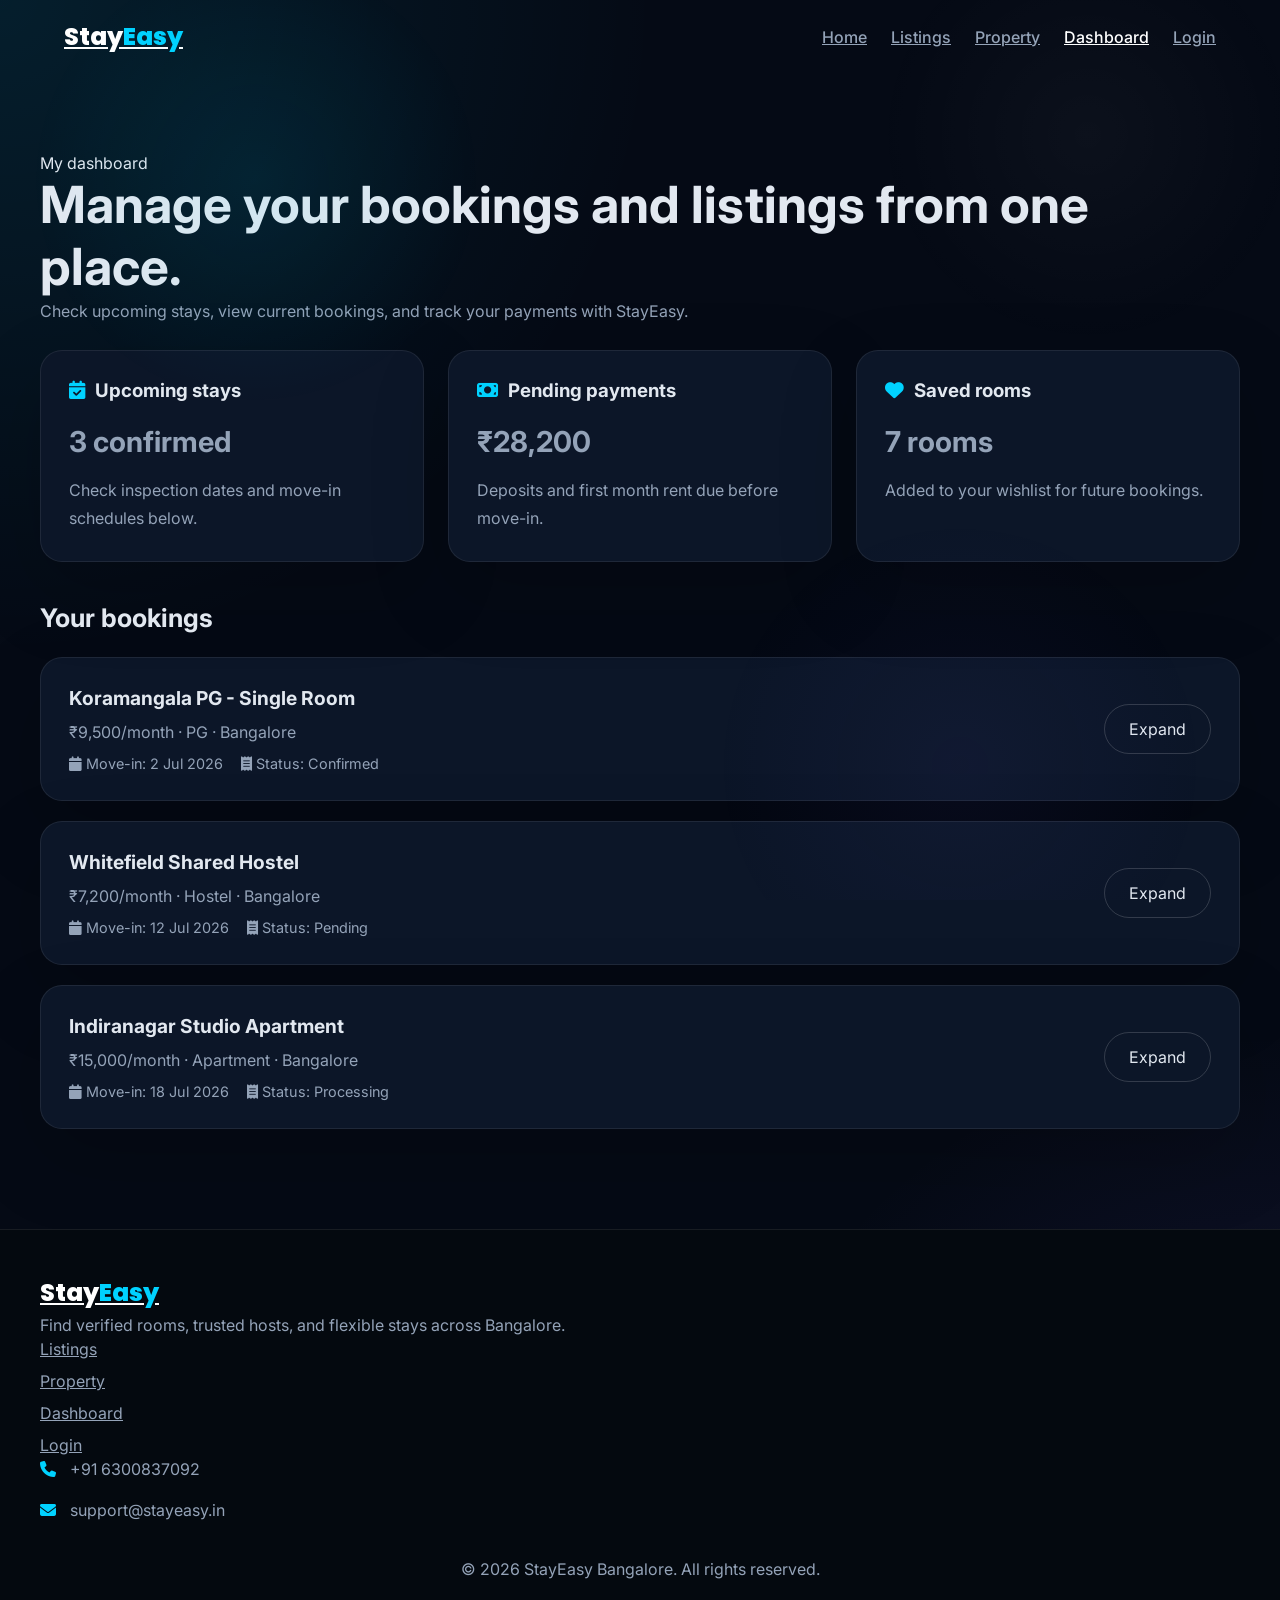
<file: dashboard.html>
<!DOCTYPE html>
<html lang="en">
<head>
    <meta charset="UTF-8">
    <meta name="viewport" content="width=device-width, initial-scale=1.0">
    <title>StayEasy Bangalore | Dashboard</title>
    <meta name="description" content="Access your StayEasy dashboard to manage bookings, review stays, and monitor upcoming move-ins.">
    <link rel="preconnect" href="https://fonts.googleapis.com">
    <link rel="preconnect" href="https://fonts.gstatic.com" crossorigin>
    <link href="https://fonts.googleapis.com/css2?family=Inter:wght@300;400;500;600;700&family=Poppins:wght@500;600;700;800&display=swap" rel="stylesheet">
    <link rel="stylesheet" href="https://cdnjs.cloudflare.com/ajax/libs/font-awesome/6.5.1/css/all.min.css" integrity="sha512-..." crossorigin="anonymous" referrerpolicy="no-referrer" />
    <link rel="stylesheet" href="css/style.css">
</head>
<body data-page="dashboard">
    <header class="navbar">
        <div class="nav-container">
            <a href="index.html" class="logo">Stay<span>Easy</span></a>
            <nav class="nav-links">
                <a href="index.html">Home</a>
                <a href="listings.html">Listings</a>
                <a href="property.html">Property</a>
                <a href="dashboard.html" class="active">Dashboard</a>
                <a href="login.html">Login</a>
            </nav>
            <button id="mobile-toggle" class="hamburger" aria-label="Toggle navigation">
                <span class="bar"></span>
                <span class="bar"></span>
                <span class="bar"></span>
            </button>
        </div>
    </header>

    <div class="mobile-menu">
        <a href="index.html">Home</a>
        <a href="listings.html">Listings</a>
        <a href="property.html">Property</a>
        <a href="dashboard.html">Dashboard</a>
        <a href="login.html">Login</a>
    </div>

    <main>
        <section class="section">
            <div class="container">
                <div class="page-header reveal">
                    <span class="eyebrow">My dashboard</span>
                    <h1>Manage your bookings and listings from one place.</h1>
                    <p>Check upcoming stays, view current bookings, and track your payments with StayEasy.</p>
                </div>

                <div class="dashboard-grid reveal">
                    <article class="summary-card solid-card">
                        <h3><i class="fa-solid fa-calendar-check"></i> Upcoming stays</h3>
                        <p class="stat-value">3 confirmed</p>
                        <p>Check inspection dates and move-in schedules below.</p>
                    </article>
                    <article class="summary-card solid-card">
                        <h3><i class="fa-solid fa-money-bill"></i> Pending payments</h3>
                        <p class="stat-value">₹28,200</p>
                        <p>Deposits and first month rent due before move-in.</p>
                    </article>
                    <article class="summary-card solid-card">
                        <h3><i class="fa-solid fa-heart"></i> Saved rooms</h3>
                        <p class="stat-value">7 rooms</p>
                        <p>Added to your wishlist for future bookings.</p>
                    </article>
                </div>

                <div class="bookings-section reveal">
                    <h2 style="margin-bottom: 24px; font-size: 1.6rem;">Your bookings</h2>
                    
                    <div class="booking-card solid-card expandable-card">
                        <div class="booking-header">
                            <div>
                                <h3>Koramangala PG - Single Room</h3>
                                <p style="color: var(--muted); margin-bottom: 8px;">₹9,500/month · PG · Bangalore</p>
                                <div style="display: flex; gap: 18px; font-size: 0.9rem; color: var(--muted);"><span><i class="fa-solid fa-calendar"></i> Move-in: 2 Jul 2026</span><span><i class="fa-solid fa-receipt"></i> Status: Confirmed</span></div>
                            </div>
                            <button class="btn btn-secondary card-toggle">Expand</button>
                        </div>
                        <div class="booking-details" style="display: none; margin-top: 20px; padding-top: 20px; border-top: 1px solid rgba(255,255,255,0.08);"> 
                            <p><strong>Owner:</strong> Rohan Patel (4.9★)</p>
                            <p><strong>Location:</strong> Koramangala, Near HSR Layout</p>
                            <p><strong>Amenities:</strong> Wi-Fi, Laundry, 24/7 Water, Power Backup</p>
                            <p><strong>Payment:</strong> ₹9,500 (Rent) + ₹9,500 (Deposit) = ₹19,000 total</p>
                            <p><strong>Inspection:</strong> 1 Jul 2026, 10:00 AM</p>
                            <button class="btn btn-primary" style="margin-top: 14px;">Confirm booking</button>
                        </div>
                    </div>

                    <div class="booking-card solid-card expandable-card">
                        <div class="booking-header">
                            <div>
                                <h3>Whitefield Shared Hostel</h3>
                                <p style="color: var(--muted); margin-bottom: 8px;">₹7,200/month · Hostel · Bangalore</p>
                                <div style="display: flex; gap: 18px; font-size: 0.9rem; color: var(--muted);"><span><i class="fa-solid fa-calendar"></i> Move-in: 12 Jul 2026</span><span><i class="fa-solid fa-receipt"></i> Status: Pending</span></div>
                            </div>
                            <button class="btn btn-secondary card-toggle">Expand</button>
                        </div>
                        <div class="booking-details" style="display: none; margin-top: 20px; padding-top: 20px; border-top: 1px solid rgba(255,255,255,0.08);"> 
                            <p><strong>Owner:</strong> Nisha Verma (4.8★)</p>
                            <p><strong>Location:</strong> Whitefield, Tech Park Area</p>
                            <p><strong>Amenities:</strong> Meals (3x), Wi-Fi, Housekeeping, Common Lounge</p>
                            <p><strong>Payment:</strong> ₹7,200 (Rent) + ₹3,600 (Deposit) = ₹10,800 total</p>
                            <p><strong>Inspection:</strong> 10 Jul 2026, 3:00 PM</p>
                            <button class="btn btn-primary" style="margin-top: 14px;">Pay deposit</button>
                        </div>
                    </div>

                    <div class="booking-card solid-card expandable-card">
                        <div class="booking-header">
                            <div>
                                <h3>Indiranagar Studio Apartment</h3>
                                <p style="color: var(--muted); margin-bottom: 8px;">₹15,000/month · Apartment · Bangalore</p>
                                <div style="display: flex; gap: 18px; font-size: 0.9rem; color: var(--muted);"><span><i class="fa-solid fa-calendar"></i> Move-in: 18 Jul 2026</span><span><i class="fa-solid fa-receipt"></i> Status: Processing</span></div>
                            </div>
                            <button class="btn btn-secondary card-toggle">Expand</button>
                        </div>
                        <div class="booking-details" style="display: none; margin-top: 20px; padding-top: 20px; border-top: 1px solid rgba(255,255,255,0.08);"> 
                            <p><strong>Owner:</strong> Anjali Rao (4.7★)</p>
                            <p><strong>Location:</strong> Indiranagar, MG Road nearby</p>
                            <p><strong>Amenities:</strong> AC, Kitchenette, Gym, Parking, Premium finishes</p>
                            <p><strong>Payment:</strong> ₹15,000 (Rent) + ₹15,000 (Deposit) = ₹30,000 total</p>
                            <p><strong>Inspection:</strong> 16 Jul 2026, 11:00 AM</p>
                            <button class="btn btn-primary" style="margin-top: 14px;">View property</button>
                        </div>
                    </div>
                </div>
            </div>
        </section>
    </main>

    <footer class="footer">
        <div class="container footer-grid">
            <div>
                <a href="index.html" class="logo footer-logo">Stay<span>Easy</span></a>
                <p>Find verified rooms, trusted hosts, and flexible stays across Bangalore.</p>
            </div>
            <div class="footer-links">
                <a href="listings.html">Listings</a>
                <a href="property.html">Property</a>
                <a href="dashboard.html">Dashboard</a>
                <a href="login.html">Login</a>
            </div>
            <div class="footer-contact">
                <p><i class="fa-solid fa-phone"></i> +91 6300837092</p>
                <p><i class="fa-solid fa-envelope"></i> support@stayeasy.in</p>
            </div>
        </div>
        <div class="footer-bottom">
            <p>&copy; 2026 StayEasy Bangalore. All rights reserved.</p>
        </div>
    </footer>

    <script src="js/main.js"></script>
</body>
</html>
</file>
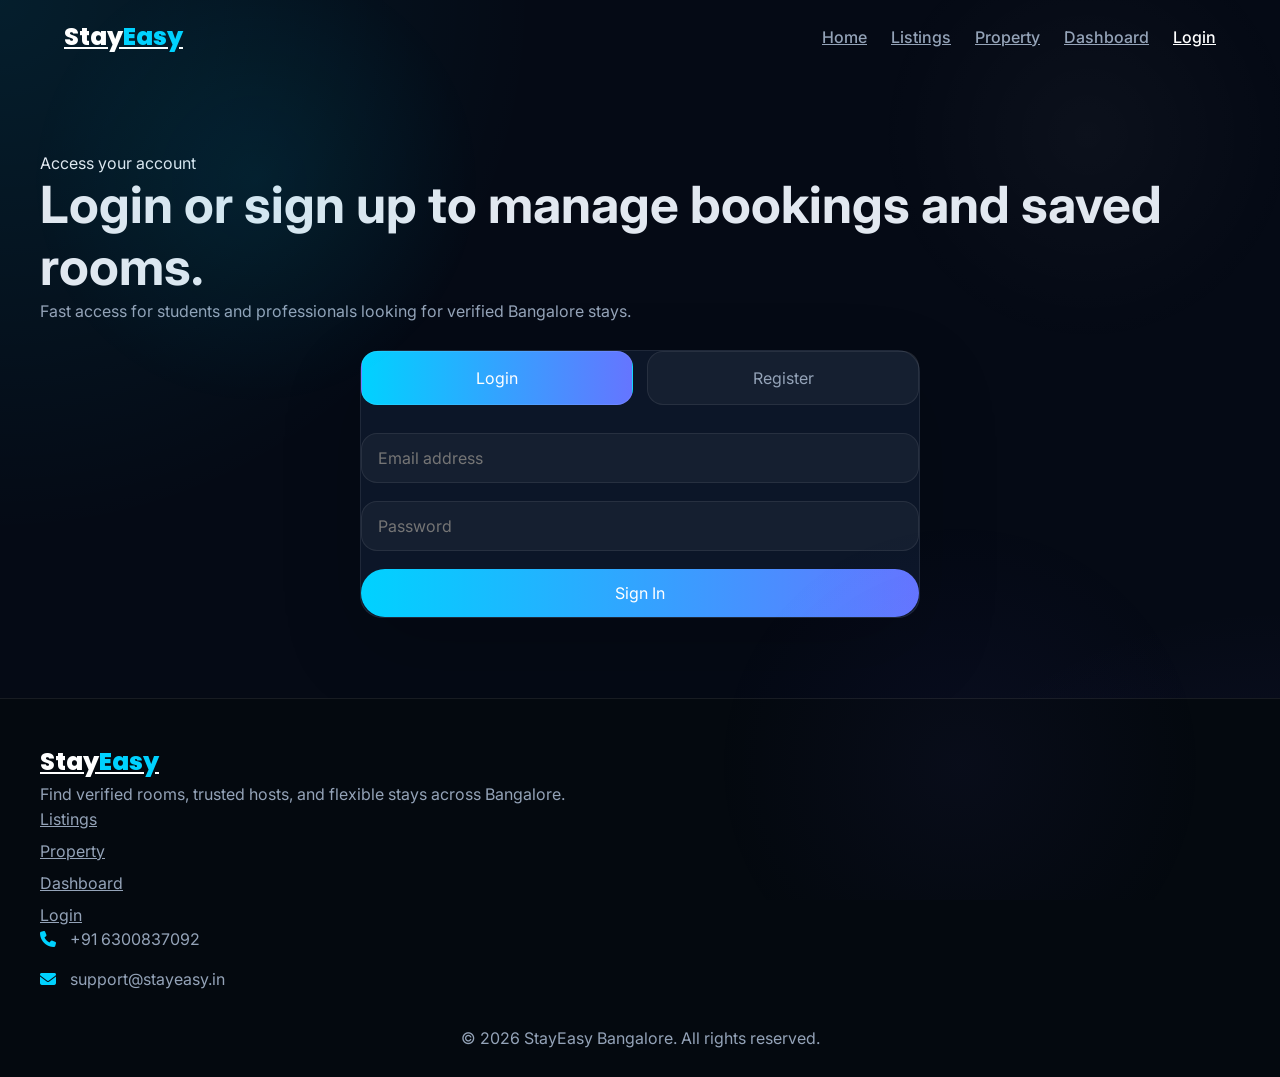
<file: login.html>
<!DOCTYPE html>
<html lang="en">
<head>
    <meta charset="UTF-8">
    <meta name="viewport" content="width=device-width, initial-scale=1.0">
    <title>StayEasy Bangalore | Login</title>
    <meta name="description" content="Login to your StayEasy account or register for a new booking dashboard.">
    <link rel="preconnect" href="https://fonts.googleapis.com">
    <link rel="preconnect" href="https://fonts.gstatic.com" crossorigin>
    <link href="https://fonts.googleapis.com/css2?family=Inter:wght@300;400;500;600;700&family=Poppins:wght@500;600;700;800&display=swap" rel="stylesheet">
    <link rel="stylesheet" href="https://cdnjs.cloudflare.com/ajax/libs/font-awesome/6.5.1/css/all.min.css" integrity="sha512-..." crossorigin="anonymous" referrerpolicy="no-referrer" />
    <link rel="stylesheet" href="css/style.css">
</head>
<body data-page="login">
    <header class="navbar">
        <div class="nav-container">
            <a href="index.html" class="logo">Stay<span>Easy</span></a>
            <nav class="nav-links">
                <a href="index.html">Home</a>
                <a href="listings.html">Listings</a>
                <a href="property.html">Property</a>
                <a href="dashboard.html">Dashboard</a>
                <a href="login.html" class="active">Login</a>
            </nav>
            <button id="mobile-toggle" class="hamburger" aria-label="Toggle navigation">
                <span class="bar"></span>
                <span class="bar"></span>
                <span class="bar"></span>
            </button>
        </div>
    </header>

    <div class="mobile-menu">
        <a href="index.html">Home</a>
        <a href="listings.html">Listings</a>
        <a href="property.html">Property</a>
        <a href="dashboard.html">Dashboard</a>
        <a href="login.html">Login</a>
    </div>

    <main>
        <section class="section">
            <div class="container">
                <div class="page-header reveal">
                    <span class="eyebrow">Access your account</span>
                    <h1>Login or sign up to manage bookings and saved rooms.</h1>
                    <p>Fast access for students and professionals looking for verified Bangalore stays.</p>
                </div>
                <div class="auth-panel solid-card reveal">
                    <div class="auth-tabs">
                        <button id="loginTab" class="active">Login</button>
                        <button id="registerTab">Register</button>
                    </div>
                    <form id="loginForm" class="auth-form">
                        <input type="email" placeholder="Email address" required>
                        <input type="password" placeholder="Password" required>
                        <button type="submit" class="btn btn-primary">Sign In</button>
                    </form>
                    <form id="registerForm" class="auth-form" style="display:none;">
                        <input type="text" placeholder="Full name" required>
                        <input type="email" placeholder="Email address" required>
                        <input type="password" placeholder="Create password" required>
                        <button type="submit" class="btn btn-primary">Create account</button>
                    </form>
                </div>
            </div>
        </section>
    </main>

    <footer class="footer">
        <div class="container footer-grid">
            <div>
                <a href="index.html" class="logo footer-logo">Stay<span>Easy</span></a>
                <p>Find verified rooms, trusted hosts, and flexible stays across Bangalore.</p>
            </div>
            <div class="footer-links">
                <a href="listings.html">Listings</a>
                <a href="property.html">Property</a>
                <a href="dashboard.html">Dashboard</a>
                <a href="login.html">Login</a>
            </div>
            <div class="footer-contact">
                <p><i class="fa-solid fa-phone"></i> +91 6300837092</p>
                <p><i class="fa-solid fa-envelope"></i> support@stayeasy.in</p>
            </div>
        </div>
        <div class="footer-bottom">
            <p>&copy; 2026 StayEasy Bangalore. All rights reserved.</p>
        </div>
    </footer>

    <script src="js/main.js"></script>
</body>
</html>
</file>
<file: css/style.css>
﻿/* StayEasy style.css */
:root {
    --bg-color: #050a15;
    --surface: #0c1628;
    --surface-strong: #0f1b31;
    --text: #e2e8f0;
    --muted: #94a3b8;
    --primary: #00d2ff;
    --secondary: #6c5ce7;
    --border: rgba(255,255,255,0.08);
    --shadow: 0 30px 80px rgba(0,0,0,0.18);
    --radius: 22px;
    --transition: all 0.35s ease;
    --font-body: 'Inter', sans-serif;
    --font-heading: 'Poppins', sans-serif;
}

* {
    margin: 0;
    padding: 0;
    box-sizing: border-box;
}

html {
    scroll-behavior: smooth;
}

body {
    font-family: var(--font-body);
    background: radial-gradient(circle at top left, rgba(0,210,255,0.1), transparent 32%),
                radial-gradient(circle at bottom right, rgba(108,92,231,0.15), transparent 28%),
                var(--bg-color);
    color: var(--text);
    min-height: 100%;
    position: relative;
}

body::before {
    content: '';
    position: fixed;
    inset: 0;
    background-image: radial-gradient(circle at 20% 20%, rgba(0,210,255,0.08), transparent 18%),
                      radial-gradient(circle at 85% 15%, rgba(255,255,255,0.03), transparent 16%),
                      radial-gradient(circle at 75% 85%, rgba(108,92,231,0.05), transparent 20%);
    pointer-events: none;
}

a {
    color: inherit;
}

button,
input,
select,
textarea {
    font: inherit;
}

img {
    display: block;
    max-width: 100%;
}

::selection {
    background: rgba(0,210,255,0.24);
}

/* Preloader */
.preloader {
    position: fixed;
    inset: 0;
    background: var(--bg-color);
    z-index: 9999;
    display: grid;
    place-items: center;
}
.preloader.hidden {
    opacity: 0;
    pointer-events: none;
    transition: opacity 0.5s ease;
}
.loader {
    width: 52px;
    height: 52px;
    border: 4px solid rgba(0,210,255,0.25);
    border-radius: 50%;
    border-top-color: var(--primary);
    animation: spin 1s linear infinite;
}
@keyframes spin {
    to { transform: rotate(360deg); }
}

/* Layout */
.container {
    width: min(1200px, calc(100% - 40px));
    margin: 0 auto;
}

button,
a.btn {
    cursor: pointer;
}

.bn {
    border-radius: 999px;
}

.solid-card {
    background: var(--surface);
    border: 1px solid var(--border);
    border-radius: var(--radius);
    box-shadow: var(--shadow);
}

.section {
    padding: 80px 0;
}

.section-light {
    background: #071020;
}

.section-heading {
    margin-bottom: 42px;
}

.section-heading .eyebrow {
    display: inline-flex;
    text-transform: uppercase;
    letter-spacing: 1.4px;
    font-size: 0.8rem;
    color: var(--primary);
    margin-bottom: 16px;
}

.section-heading h2 {
    font-family: var(--font-heading);
    font-size: clamp(2rem, 3vw, 3.2rem);
    line-height: 1.05;
    max-width: 760px;
}

p {
    line-height: 1.8;
    color: var(--muted);
}

.btn {
    border: none;
    display: inline-flex;
    align-items: center;
    justify-content: center;
    gap: 10px;
    padding: 14px 24px;
    border-radius: 999px;
    background: rgba(255,255,255,0.08);
    color: var(--text);
    transition: var(--transition);
    text-decoration: none;
}

.btn-primary {
    background: linear-gradient(90deg, var(--primary), #6575ff);
    color: #fff;
}

.btn-secondary {
    background: transparent;
    border: 1px solid rgba(255,255,255,0.16);
}

.btn:hover {
    transform: translateY(-2px);
}

.hero {
    min-height: 100vh;
    display: grid;
    grid-template-columns: 1.2fr 0.8fr;
    align-items: center;
    gap: 40px;
    padding: 120px 0 80px;
}

.hero-copy {
    max-width: 640px;
}

.hero-copy h1 {
    font-family: var(--font-heading);
    font-size: clamp(3rem, 5vw, 4.2rem);
    line-height: 1.02;
    margin-bottom: 24px;
}

.hero-copy p {
    font-size: 1.05rem;
    max-width: 600px;
    margin-bottom: 32px;
}

.hero-actions {
    display: flex;
    flex-wrap: wrap;
    gap: 18px;
}

.hero-panel {
    display: flex;
    justify-content: flex-end;
}

.search-card {
    width: 100%;
    padding: 32px;
    border-radius: 28px;
    border: 1px solid rgba(255,255,255,0.08);
}

.search-card h2 {
    font-size: 1.5rem;
    margin-bottom: 22px;
}

.search-form {
    display: grid;
    gap: 18px;
}

.field-group {
    display: grid;
    gap: 8px;
}

.field-group label {
    color: var(--muted);
}

    .field-group {
        position: relative;
    }

    .field-group select,
    .field-group input,
    .field-group textarea {
        width: 100%;
        border-radius: 16px;
        border: 1px solid rgba(255,255,255,0.08);
        padding: 14px 16px;
        background: rgba(255,255,255,0.06);
        color: #fff;
    }

    .field-group select {
        appearance: none;
        -webkit-appearance: none;
        -moz-appearance: none;
        padding-right: 40px;
        background: rgba(255,255,255,0.08);
        color: #fff;
    }

    .field-group::after {
        content: '\25BE';
        position: absolute;
        right: 18px;
        top: 50%;
        transform: translateY(-50%);
        pointer-events: none;
        color: var(--muted);
        font-size: 0.9rem;
    }

    .field-group select option {
        background: #0c1628;
        color: #fff;
    }

.nav-container {
    max-width: 1200px;
    margin: 0 auto;
    padding: 18px 24px;
    display: flex;
    align-items: center;
    justify-content: space-between;
    gap: 16px;
}

.logo {
    font-family: var(--font-heading);
    font-size: 1.55rem;
    font-weight: 800;
    color: #fff;
}

.logo span {
    color: var(--primary);
}

.nav-links {
    display: flex;
    gap: 24px;
    align-items: center;
}

.nav-links a {
    color: var(--muted);
    font-weight: 500;
}

.nav-links a.active,
.nav-links a:hover {
    color: #fff;
}

.hamburger {
    display: none;
    width: 34px;
    height: 26px;
    border: none;
    background: transparent;
    flex-direction: column;
    justify-content: space-between;
    cursor: pointer;
}

.bar {
    width: 100%;
    height: 4px;
    border-radius: 999px;
    background: #fff;
}

.mobile-menu {
    position: fixed;
    top: 0;
    right: -100%;
    width: 260px;
    height: 100vh;
    background: rgba(8, 16, 36, 0.98);
    padding: 120px 28px;
    display: flex;
    flex-direction: column;
    gap: 22px;
    transition: right 0.35s ease;
    z-index: 999;
}

.mobile-menu.active {
    right: 0;
}

.mobile-menu a {
    color: #d1d5db;
    font-weight: 600;
}

.feature-cards,
.listing-grid,
.testimonial-grid,
.stats-grid,
.dashboard-grid,
.gallery-thumbs {
    display: grid;
    gap: 24px;
}

.feature-cards {
    grid-template-columns: repeat(auto-fit, minmax(240px, 1fr));
}

.feature-card {
    padding: 30px;
}

.feature-card h3 {
    margin-bottom: 14px;
}

.feature-card p {
    color: var(--muted);
}

.feature-icon {
    width: 56px;
    height: 56px;
    border-radius: 18px;
    display: grid;
    place-items: center;
    background: rgba(0,210,255,0.12);
    color: var(--primary);
    margin-bottom: 18px;
}

.stats-grid {
    grid-template-columns: repeat(auto-fit, minmax(210px, 1fr));
}

.stat-card {
    padding: 32px;
    text-align: center;
}

.stat-card h3 {
    font-size: 2.5rem;
    margin-bottom: 8px;
}

.stat-card p {
    color: var(--muted);
}

.listing-grid {
    grid-template-columns: repeat(auto-fit, minmax(280px, 1fr));
}

.listing-card {
    overflow: hidden;
    border-radius: 24px;
}

.listing-card img {
    height: 240px;
    width: 100%;
    object-fit: cover;
}

.listing-body {
    padding: 24px;
}

.listing-meta {
    display: flex;
    flex-wrap: wrap;
    gap: 10px;
    margin-bottom: 16px;
    color: var(--muted);
    font-size: 0.9rem;
}

.listing-meta span {
    background: rgba(255,255,255,0.06);
    padding: 8px 12px;
    border-radius: 999px;
}

.listing-body h3 {
    margin-bottom: 12px;
    font-size: 1.2rem;
}

.listing-body p {
    margin-bottom: 24px;
    color: var(--muted);
}

.listing-footer {
    display: flex;
    align-items: center;
    justify-content: space-between;
    gap: 14px;
}

.price {
    font-size: 1.2rem;
    font-weight: 700;
}

.testimonial-grid {
    grid-template-columns: repeat(auto-fit, minmax(320px, 1fr));
}

.testimonial-card {
    padding: 30px;
    min-height: 220px;
}

.testimonial-card p {
    margin-bottom: 24px;
    color: var(--muted);
    line-height: 1.85;
}

.testimonial-author strong {
    display: block;
    margin-bottom: 6px;
}

.testimonial-author span {
    color: var(--muted);
}

.cta-card {
    display: flex;
    justify-content: space-between;
    align-items: center;
    gap: 18px;
    padding: 34px 36px;
}

.cta-card h2 {
    max-width: 680px;
}

.footer {
    background: #04090f;
    border-top: 1px solid rgba(255,255,255,0.08);
    padding: 44px 0 24px;
}

.footer-grid {
    grid-template-columns: repeat(3, minmax(220px, 1fr));
    gap: 28px;
}

.footer-links,
.footer-contact {
    display: grid;
    gap: 12px;
}

.footer-links a,
.footer-contact p {
    color: var(--muted);
}

.footer-contact p i {
    margin-right: 10px;
    color: var(--primary);
}

.footer-bottom {
    margin-top: 30px;
    text-align: center;
    color: #64748b;
}

.page-header {
    margin-bottom: 24px;
}

.page-header h1 {
    font-size: clamp(2.5rem, 4vw, 3.4rem);
}

.page-header p {
    max-width: 700px;
}

.filter-panel {
    display: grid;
    gap: 18px;
    margin-bottom: 34px;
}

.filter-group {
    display: grid;
    gap: 10px;
}

.filter-group label {
    color: var(--muted);
}

.filter-actions {
    display: flex;
    gap: 14px;
    flex-wrap: wrap;
}

.filter-summary {
    padding: 14px 18px;
    border-radius: 18px;
    background: rgba(255,255,255,0.04);
    border: 1px solid rgba(255,255,255,0.08);
    color: #cbd5e1;
    margin-top: 18px;
}

.property-hero {
    display: grid;
    grid-template-columns: 1.45fr 0.9fr;
    gap: 30px;
    align-items: start;
}

.image-gallery {
    border-radius: 24px;
    overflow: hidden;
}

.image-gallery img {
    width: 100%;
    aspect-ratio: 16 / 9;
    object-fit: cover;
}

.gallery-thumbs {
    grid-template-columns: repeat(3, minmax(0, 1fr));
}

.gallery-thumbs img {
    height: 96px;
    width: 100%;
    object-fit: cover;
    border-radius: 16px;
    cursor: pointer;
    transition: transform 0.3s ease;
}

.gallery-thumbs img:hover {
    transform: translateY(-3px);
}

.property-sidebar {
    display: grid;
    gap: 24px;
}

.property-sidebar h3 {
    margin-bottom: 10px;
}

.property-specs {
    display: grid;
    gap: 14px;
    list-style: none;
    padding: 0;
    margin: 0;
}

.property-specs li {
    display: flex;
    justify-content: space-between;
    gap: 18px;
    color: var(--muted);
}

.property-sidebar .price-block {
    display: flex;
    align-items: center;
    justify-content: space-between;
    gap: 16px;
}

.hidden {
    display: none !important;
}

.property-details {
    margin-top: 36px;
}

.details-grid {
    display: grid;
    grid-template-columns: repeat(2, minmax(0, 1fr));
    gap: 24px;
}

.details-card {
    padding: 28px;
}

.details-card h3 {
    margin-bottom: 20px;
}

.map-review-grid {
    grid-template-columns: 1fr 1fr;
}

.map-card,
.review-card {
    padding: 28px;
}

.map-placeholder {
    min-height: 220px;
    background: linear-gradient(180deg, rgba(255,255,255,0.05), rgba(255,255,255,0.02));
    border: 1px solid rgba(255,255,255,0.08);
    border-radius: 22px;
    display: grid;
    place-items: center;
    text-align: center;
    padding: 32px 18px;
    color: var(--muted);
    position: relative;
}

.map-pin {
    width: 72px;
    height: 72px;
    border-radius: 50%;
    background: rgba(0,210,255,0.14);
    display: grid;
    place-items: center;
    margin-bottom: 18px;
    color: var(--primary);
    font-size: 1.6rem;
}

.review-item {
    margin-bottom: 18px;
    color: var(--muted);
}

.review-item strong {
    display: block;
    margin-top: 10px;
    color: #fff;
}

.amenities-list,
.feature-list {
    list-style: none;
    padding: 0;
    margin: 0;
    display: grid;
    gap: 12px;
}

.amenities-list li,
.feature-list li {
    display: flex;
    align-items: center;
    gap: 12px;
    color: var(--muted);
}

.amenities-list li i,
.feature-list li i {
    color: var(--primary);
    min-width: 20px;
}

.property-notfound {
    padding: 32px;
    text-align: center;
}

.property-notfound h3 {
    margin-bottom: 18px;
}

.property-notfound p {
    color: var(--muted);
    margin-bottom: 24px;
}

.price-block .price {
    font-size: 2rem;
    font-weight: 800;
}

.sidebar-panel {
    display: grid;
    gap: 20px;
}

.dashboard-grid {
    grid-template-columns: repeat(auto-fit, minmax(260px, 1fr));
}

.profile-card,
.summary-card,
.activity-card,
.listing-card-small {
    padding: 28px;
}

.profile-card h3,
.summary-card h3,
.activity-card h3 {
    margin-bottom: 12px;
}

.profile-card p,
.summary-card p,
.activity-card p {
    color: var(--muted);
}

.metric {
    display: flex;
    justify-content: space-between;
    gap: 12px;
    padding: 20px;
    border-radius: 22px;
    background: rgba(255,255,255,0.05);
}

.metric strong {
    font-size: 1.6rem;
}

.listing-card-small {
    display: grid;
    gap: 14px;
}

.listing-card-small h4 {
    margin: 0;
}

.listing-card-small p {
    color: var(--muted);
}

.auth-panel {
    max-width: 560px;
    margin: 0 auto;
}

.auth-tabs {
    display: grid;
    grid-template-columns: repeat(2, 1fr);
    gap: 14px;
    margin-bottom: 28px;
}

.auth-tabs button {
    border-radius: 16px;
    border: 1px solid rgba(255,255,255,0.08);
    padding: 16px 18px;
    background: rgba(255,255,255,0.04);
    color: var(--muted);
}

.auth-tabs button.active {
    background: linear-gradient(90deg, var(--primary), #6575ff);
    color: #fff;
}

.auth-form {
    display: grid;
    gap: 18px;
}

.auth-form input {
    width: 100%;
    padding: 14px 16px;
    border-radius: 16px;
    border: 1px solid rgba(255,255,255,0.08);
    background: rgba(255,255,255,0.04);
    color: #fff;
}

.auth-form button {
    width: 100%;
}

@media (max-width: 1024px) {
    .hero,
    .property-hero,
    .footer-grid,
    .dashboard-grid {
        grid-template-columns: 1fr;
    }

    .hero {
        padding-top: 110px;
    }
}

@media (max-width: 820px) {
    .nav-links {
        display: none;
    }
    .hamburger {
        display: flex;
    }
    .mobile-menu {
        padding-top: 120px;
    }
    .hero {
        padding: 100px 20px 60px;
    }
}

/* Dashboard styles */
.bookings-section {
    margin-top: 40px;
}

.booking-card {
    padding: 28px;
    margin-bottom: 20px;
}

.booking-card h3 {
    margin-bottom: 8px;
    font-size: 1.2rem;
}

.booking-header {
    display: flex;
    justify-content: space-between;
    align-items: center;
    cursor: pointer;
}

.booking-details p {
    margin-bottom: 12px;
    color: var(--muted);
    line-height: 1.6;
}

.booking-details strong {
    color: #fff;
}

.stat-value {
    font-size: 1.8rem;
    font-weight: 700;
    color: var(--primary);
    margin-bottom: 8px;
}

.summary-card h3 {
    display: flex;
    align-items: center;
    gap: 10px;
    margin-bottom: 14px;
}

.summary-card h3 i {
    color: var(--primary);
}

@media (max-width: 640px) {
    .hero h1 {
        font-size: 2.5rem;
    }
    .section {
        padding: 60px 0;
    }
    .search-card {
        padding: 24px;
    }
    .footer-grid {
        gap: 20px;
    }
    .booking-header {
        flex-direction: column;
    }
    .booking-header button {
        align-self: flex-start;
        margin-top: 12px;
    }
}
</file>
